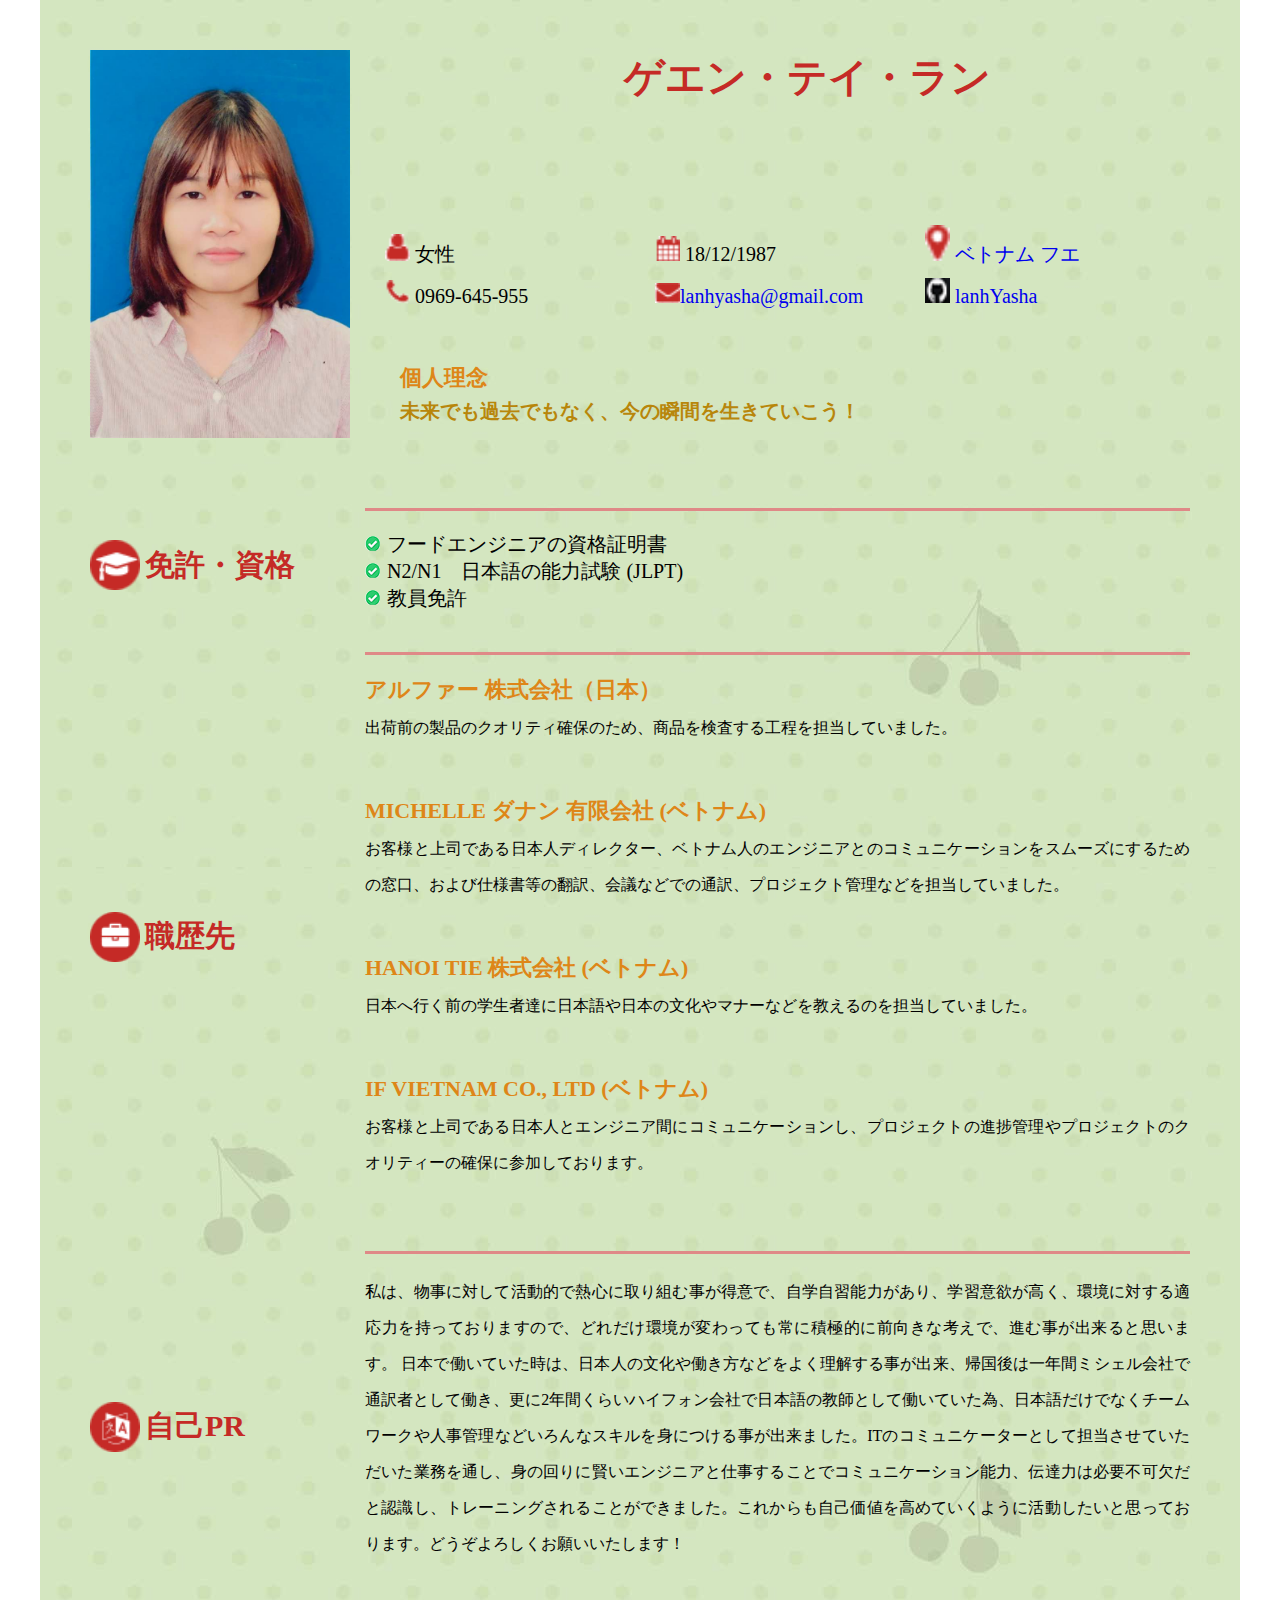
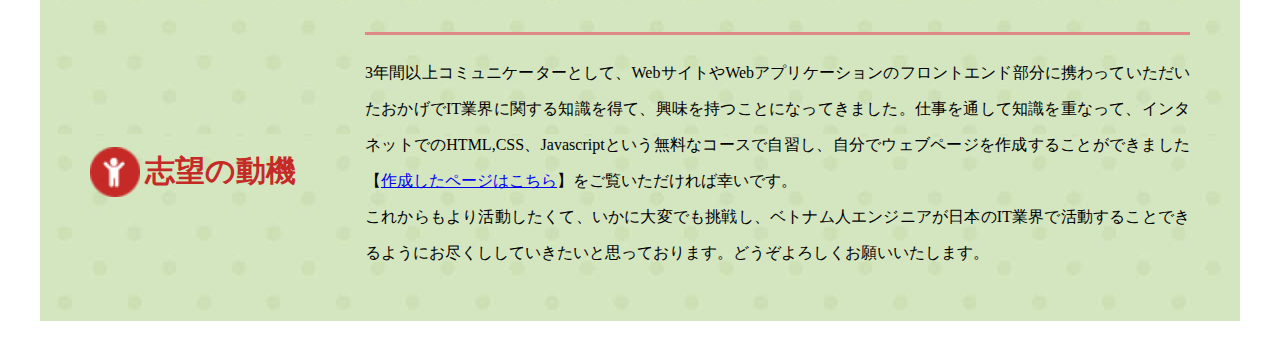
<file: index.html>
<!doctype html>
<html lang="ja" >
<head>
<meta charset="utf-8">
<title>lanh nguyen’s profile</title>
<link rel="stylesheet" href="./css/style.css">
</head>				
<body>
	<div class="main">
		<div class="header">
	
 <!-- picture --> 
			<div class="avatar">
				<img src="img/smile.jpg" alt="smile">
			</div>	

<!-- infomation --> 
			<div class="info">
				<div class="name">	
					<h1>ゲエン・テイ・ラン</h1>					
				</div>
				
				<div class="more_info">
					<ul class="more_info_list">
						<li class="more_info_item">
							<div><img src="img/female.png" alt="">
							女性</div>
						</li>
						<li class="more_info_item">
							<div><img src="img/calendar.png" alt="">        
							18/12/1987</div>
						</li>
						<li class="more_info_item">
							<div><a href="https://www.google.com/maps/place/Tp.+Hu%E1%BA%BF,+Th%E1%BB%ABa+Thi%C3%AAn+Hu%E1%BA%BF/@16.4533788,107.5070727,12z/data=!3m1!4b1!4m5!3m4!1s0x3141a115e1a7935f:0xbf3b50af70b5c7b7!8m2!3d16.4637117!4d107.5908628"><img src="img/map.png" alt=""> 
							ベトナム フエ</a></div>
						</li>
						<li class="more_info_item">
							<div><img src="img/phone.png" alt=""> 
							0969-645-955</div>
						</li>
						<li class="more_info_item">
							<div>
								<a href="mailto:lanhyasha@gmail.com"><img src="img/email.png" alt="">lanhyasha@gmail.com</a>
							</div>
						</li>
						<li class="more_info_item">
							<div>
								<a href="https://github.com/lanhYasha"><img src="img/github.png" alt="">
							lanhYasha</a></div>
						</li>
					</ul>
				</div>
			<div class="slogan">
				<h5>個人理念</h5>
				<p><b style="color:darkgoldenrod;">未来でも過去でもなく、今の瞬間を生きていこう！</b> </p>	
			</div>
		</div>
		</div>
		<div class="close"></div>
		
<!-- learn    -->
		<div class="content">
			<div class="content_title">
				<img src="img/icon1.png" alt="">
				<span>免許・資格</span>
			</div>
			<div class="content_text">
				<ul class="content_text_list">
					<li class="content_text_item">フードエンジニアの資格証明書</li>
					<li class="content_text_item">N2/N1　日本語の能力試験 (JLPT)</li>
					<li class="content_text_item">教員免許</li>
				</ul>
			</div>
		</div>
		
<!--  job   -->
		<div class="content">
			<div class="content_title">
				<img src="img/icon2.png" alt="">
				<span>職歴先</span>
			</div>
			<div class="content_text">
				<ul class="content_text_list_specil">
					<li class="content_text_item">
						<h5>アルファー 株式会社（日本）</h5>
						<p>出荷前の製品のクオリティ確保のため、商品を検査する工程を担当していました。</p>
					</li>
					<li class="content_text_item">
						<h5>Michelle ダナン 有限会社 (ベトナム)</h5>
						<p>お客様と上司である日本人ディレクター、ベトナム人のエンジニアとのコミュニケーションをスムーズにするための窓口、および仕様書等の翻訳、会議などでの通訳、プロジェクト管理などを担当していました。</p>
					</li>
					<li class="content_text_item">
						<h5>HANOI TIE 株式会社 (ベトナム)</h5>
						<p>日本へ行く前の学生者達に日本語や日本の文化やマナーなどを教えるのを担当していました。 </p>
					</li>
					<li class="content_text_item">
						<h5>IF Vietnam Co., Ltd (ベトナム)</h5>
						<p>お客様と上司である日本人とエンジニア間にコミュニケーションし、プロジェクトの進捗管理やプロジェクトのクオリティーの確保に参加しております。 </p>
					</li>
				</ul>
			</div>
		</div>
		
		
<!--     -->
		<div class="content">
			<div class="content_title">
				<img src="img/icon3.png" alt="">
				<span>自己PR</span>
			</div>
			<div class="content_text ">
				<ul class="content_text_list_specil">
					<li class="content_text_item">
						<p>私は、物事に対して活動的で熱心に取り組む事が得意で、自学自習能力があり、学習意欲が高く、環境に対する適応力を持っておりますので、どれだけ環境が変わっても常に積極的に前向きな考えで、進む事が出来ると思います。 日本で働いていた時は、日本人の文化や働き方などをよく理解する事が出来、帰国後は一年間ミシェル会社で通訳者として働き、更に2年間くらいハイフォン会社で日本語の教師として働いていた為、日本語だけでなくチームワークや人事管理などいろんなスキルを身につける事が出来ました。ITのコミュニケーターとして担当させていただいた業務を通し、身の回りに賢いエンジニアと仕事することでコミュニケーション能力、伝達力は必要不可欠だと認識し、トレーニングされることができました。これからも自己価値を高めていくように活動したいと思っております。どうぞよろしくお願いいたします！</p>
					</li>
				</ul>
			</div>
		</div>
		
<!--     -->		
		<div class="content">
			<div class="content_title">
				<img src="img/icon4.png" alt="">
				<span>志望の動機</span>
			</div>
			<div class="content_text">
				<ul class="content_text_list_specil">
					<li class="content_text_item">
						<p>3年間以上コミュニケーターとして、WebサイトやWebアプリケーションのフロントエンド部分に携わっていただいたおかげでIT業界に関する知識を得て、興味を持つことになってきました。仕事を通して知識を重なって、インタネットでのHTML,CSS、Javascriptという無料なコースで自習し、自分でウェブページを作成することができました【<a href="https://lanhyasha.github.io/my-hometown/" target="_blank">作成したページはこちら</a>】をご覧いただければ幸いです。<br />これからもより活動したくて、いかに大変でも挑戦し、ベトナム人エンジニアが日本のIT業界で活動することできるようにお尽くししていきたいと思っております。どうぞよろしくお願いいたします。</p>						
					</li>
				</ul>
			</div>
		</div>
	</div>
</body>
</html>
</file>
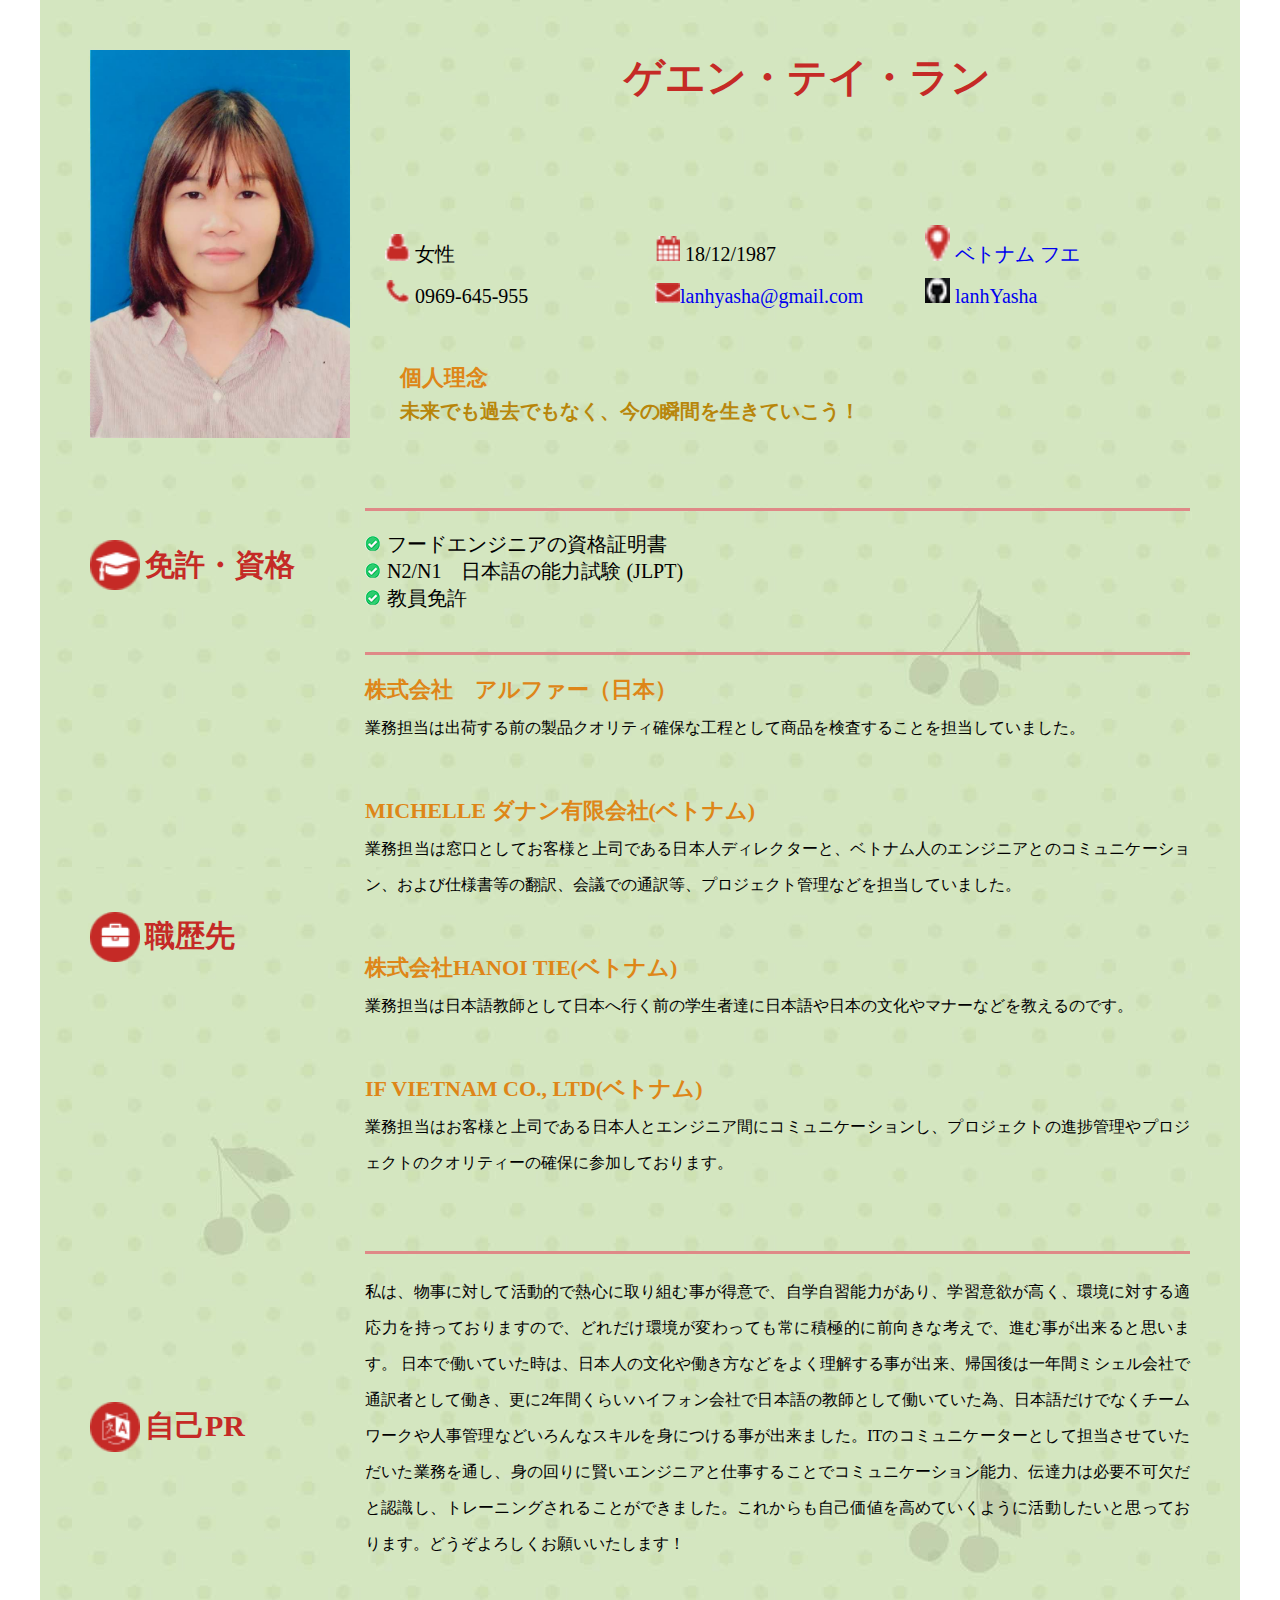
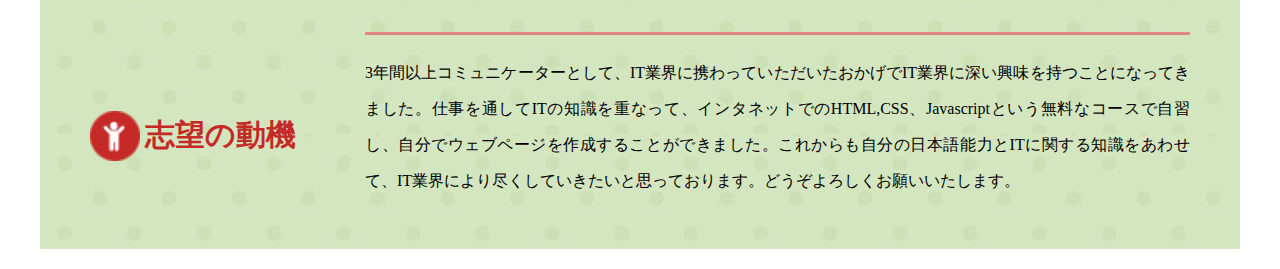
<file: lanh_nguyen.html>
<!doctype html>
<html lang="ja" >
<head>
<meta charset="utf-8">
<title>lanh nguyen’s profile</title>
<link rel="stylesheet" href="./css/style.css">
</head>				
<body>
	<div class="main">
		<div class="header">
	
 <!-- picture --> 
			<div class="avatar">
				<img src="img/smile.jpg" alt="smile">
			</div>	

<!-- infomation --> 
			<div class="info">
				<div class="name">	
					<h1>ゲエン・テイ・ラン</h1>					
				</div>
				
				<div class="more_info">
					<ul class="more_info_list">
						<li class="more_info_item">
							<div><img src="img/female.png" alt="">
							女性</div>
						</li>
						<li class="more_info_item">
							<div><img src="img/calendar.png" alt="">        
							18/12/1987</div>
						</li>
						<li class="more_info_item">
							<div><a href="https://www.google.com/maps/place/Tp.+Hu%E1%BA%BF,+Th%E1%BB%ABa+Thi%C3%AAn+Hu%E1%BA%BF/@16.4533788,107.5070727,12z/data=!3m1!4b1!4m5!3m4!1s0x3141a115e1a7935f:0xbf3b50af70b5c7b7!8m2!3d16.4637117!4d107.5908628"><img src="img/map.png" alt=""> 
							ベトナム フエ</a></div>
						</li>
						<li class="more_info_item">
							<div><img src="img/phone.png" alt=""> 
							0969-645-955</div>
						</li>
						<li class="more_info_item">
							<div>
								<a href="mailto:lanhyasha@gmail.com"><img src="img/email.png" alt="">lanhyasha@gmail.com</a>
							</div>
						</li>
						<li class="more_info_item">
							<div>
								<a href="https://github.com/lanhYasha"><img src="img/github.png" alt="">
							lanhYasha</a></div>
						</li>
					</ul>
				</div>
			<div class="slogan">
				<h5>個人理念</h5>
				<p><b style="color:darkgoldenrod;">未来でも過去でもなく、今の瞬間を生きていこう！</b> </p>	
			</div>
		</div>
		</div>
		<div class="close"></div>
		
<!-- learn    -->
		<div class="content">
			<div class="content_title">
				<img src="img/icon1.png" alt="">
				<span>免許・資格</span>
			</div>
			<div class="content_text">
				<ul class="content_text_list">
					<li class="content_text_item">フードエンジニアの資格証明書</li>
					<li class="content_text_item">N2/N1　日本語の能力試験 (JLPT)</li>
					<li class="content_text_item">教員免許</li>
				</ul>
			</div>
		</div>
		
<!--  job   -->
		<div class="content">
			<div class="content_title">
				<img src="img/icon2.png" alt="">
				<span>職歴先</span>
			</div>
			<div class="content_text">
				<ul class="content_text_list_specil">
					<li class="content_text_item">
						<h5>株式会社　アルファー（日本）</h5>
						<p>業務担当は出荷する前の製品クオリティ確保な工程として商品を検査することを担当していました。 </p>
					</li>
					<li class="content_text_item">
						<h5>Michelle ダナン有限会社(ベトナム)</h5>
						<p>業務担当は窓口としてお客様と上司である日本人ディレクターと、ベトナム人のエンジニアとのコミュニケーション、および仕様書等の翻訳、会議での通訳等、プロジェクト管理などを担当していました。</p>
					</li>
					<li class="content_text_item">
						<h5>株式会社HANOI TIE(ベトナム)</h5>
						<p>業務担当は日本語教師として日本へ行く前の学生者達に日本語や日本の文化やマナーなどを教えるのです。 </p>
					</li>
					<li class="content_text_item">
						<h5>IF Vietnam Co., Ltd(ベトナム)</h5>
						<p>業務担当はお客様と上司である日本人とエンジニア間にコミュニケーションし、プロジェクトの進捗管理やプロジェクトのクオリティーの確保に参加しております。 </p>
					</li>
				</ul>
			</div>
		</div>
		
		
<!--     -->
		<div class="content">
			<div class="content_title">
				<img src="img/icon3.png" alt="">
				<span>自己PR</span>
			</div>
			<div class="content_text ">
				<ul class="content_text_list_specil">
					<li class="content_text_item">
						<p>私は、物事に対して活動的で熱心に取り組む事が得意で、自学自習能力があり、学習意欲が高く、環境に対する適応力を持っておりますので、どれだけ環境が変わっても常に積極的に前向きな考えで、進む事が出来ると思います。 日本で働いていた時は、日本人の文化や働き方などをよく理解する事が出来、帰国後は一年間ミシェル会社で通訳者として働き、更に2年間くらいハイフォン会社で日本語の教師として働いていた為、日本語だけでなくチームワークや人事管理などいろんなスキルを身につける事が出来ました。ITのコミュニケーターとして担当させていただいた業務を通し、身の回りに賢いエンジニアと仕事することでコミュニケーション能力、伝達力は必要不可欠だと認識し、トレーニングされることができました。これからも自己価値を高めていくように活動したいと思っております。どうぞよろしくお願いいたします！</p>
					</li>
				</ul>
			</div>
		</div>
		
<!--     -->		
		<div class="content">
			<div class="content_title">
				<img src="img/icon4.png" alt="">
				<span>志望の動機</span>
			</div>
			<div class="content_text">
				<ul class="content_text_list_specil">
					<li class="content_text_item">
						<p>3年間以上コミュニケーターとして、IT業界に携わっていただいたおかげでIT業界に深い興味を持つことになってきました。仕事を通してITの知識を重なって、インタネットでのHTML,CSS、Javascriptという無料なコースで自習し、自分でウェブページを作成することができました。これからも自分の日本語能力とITに関する知識をあわせて、IT業界により尽くしていきたいと思っております。どうぞよろしくお願いいたします。</p>						
					</li>
				</ul>
			</div>
		</div>
	</div>
</body>
</html>
</file>
<file: css/style.css>
@charset "utf-8";
* {
  margin: 0 auto;
}
.main {
  width: 1200px;
  background-image: url("../img/bg.jpg");
  box-sizing: border-box;
  font-size: 20px;
}
.close {
  float: both;
}
.header {
  display: flex;
}
.avatar {
  width: 30%;
  padding: 50px;
  box-sizing: border-box;
}
.avatar img {
  width: 100%;
  align-content: center;
  display: block;
}
.info {
  flex: 1;
}
.more_info_list {
  list-style: none;
  padding-left: 0px;
  margin: 20px 0px;
}
.name {
  height: 200px;
  color: #c52a26;
  padding: 50px 50px;
  box-sizing: border-box;
  text-align: center;
  justify-content: center;
  margin-left: -25px;
}
.more_info_item {
  display: inline-block;
  margin-right: 35px;
  min-width: 230px;
  padding: 5px 0;
}
.more_info_item img {
  width: 25px;
  margin-left: -15px;
}
.more_info_item a{
	text-decoration: none;
}
.slogan {
  margin: 50px 0;
}
.content {
  display: flex;
  align-items: center;
  justify-content: center;
  margin: 20px 50px;
  box-sizing: border-box;
}
.content_title {
  width: 25%;
  padding-left: 30px;
  display: inline-block;
  box-sizing: border-box;
}
.content_title img {
  width: 50px;
  vertical-align: middle;
  transform: translateY(-10%);
  margin-left: -30px;
}
.content_title span {
  font-size: 30px;
  color: #c52a26;
  text-transform: uppercase;
  font-weight: bold;
}
.content_text {
  flex: 1;
  border-top: 3px solid #df8987;
  align-items: center;
  height: 100%;
}
.content_text_list {
  list-style-position: inside;
  list-style-image: url("../img/ok.png");
  padding-left: 0px;
  align-items: center;
  margin: 20px 0;
}
.content_text_list_specil {
  list-style-type: none;
  padding-left: 0px;
  margin: 20px 0;
  align-items: center;
}
h5 {
  text-transform: uppercase;
  color: #de8618;
  padding-bottom: 5px;
  font-size: 22px;
}
.content_text_item p {
  font-size: 16px;
  text-align: justify;
  line-height: 36px;
  margin-bottom: 50px;
}
</file>
